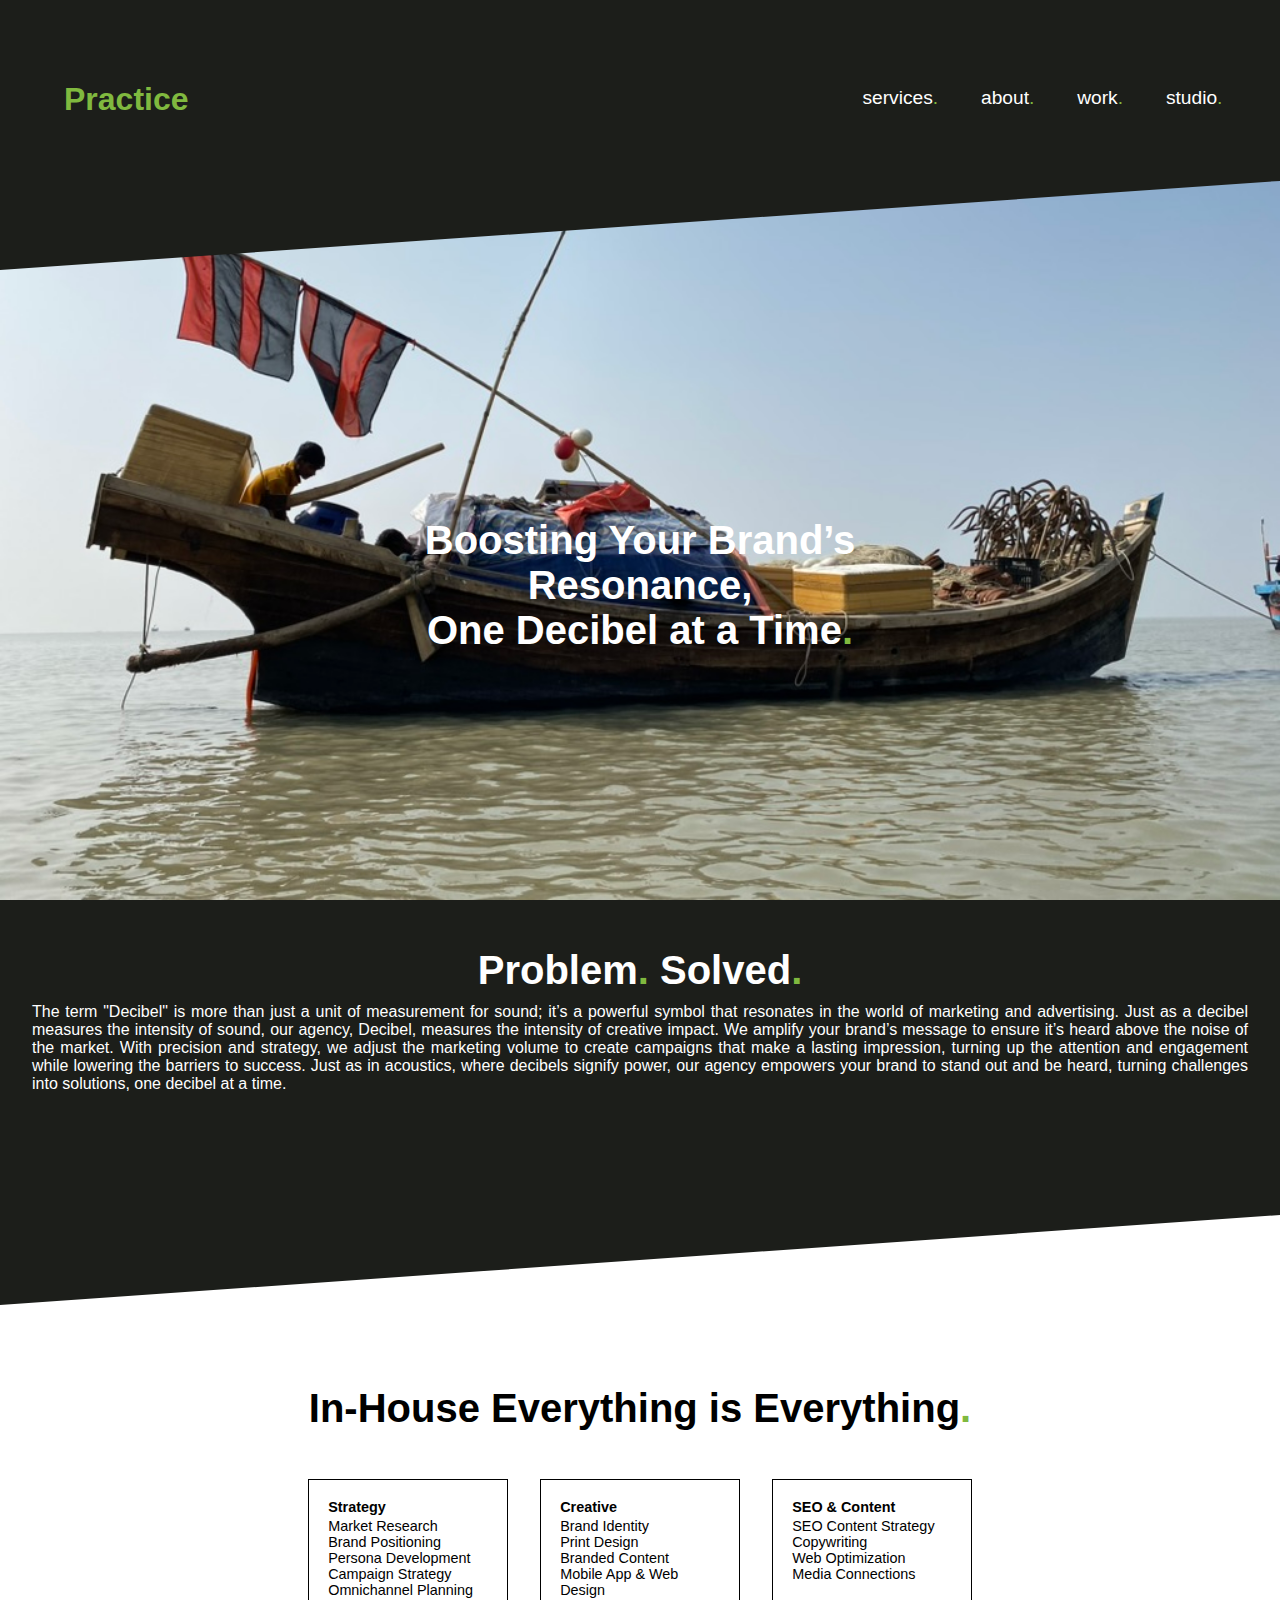
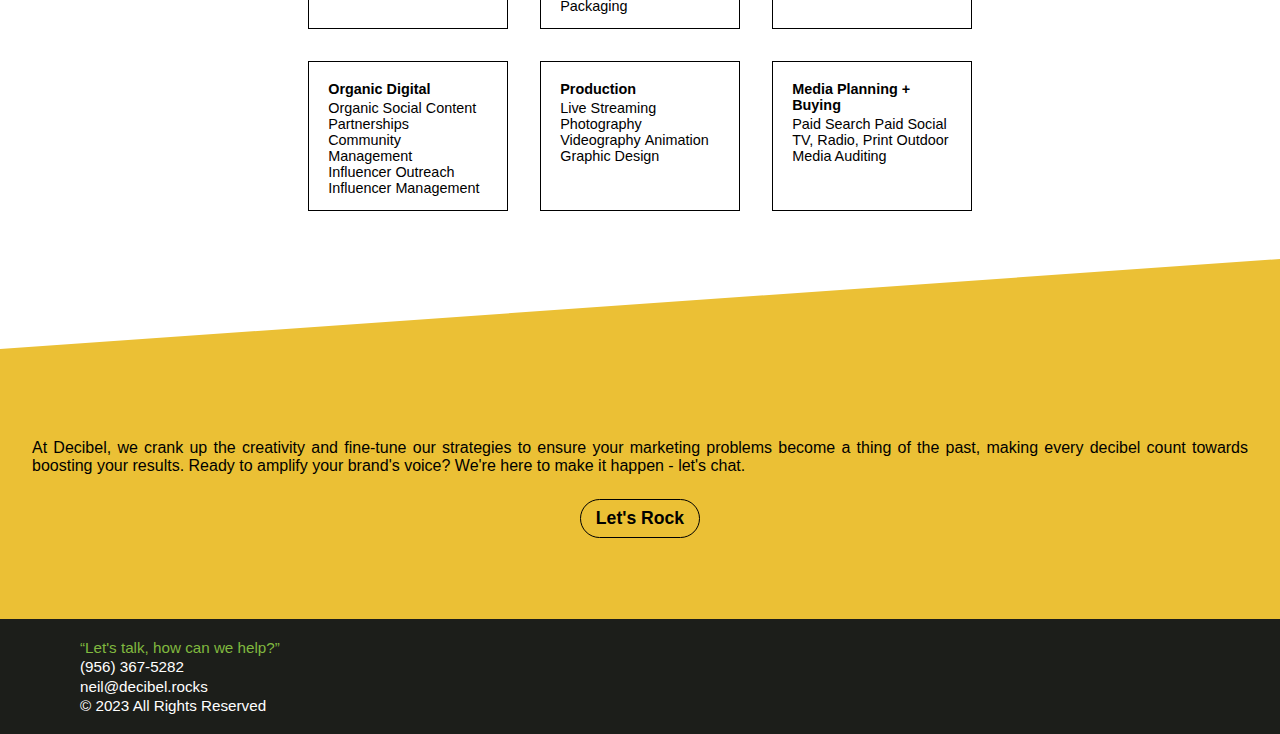
<file: index.html>
<!DOCTYPE html>
<html lang="en">

<head>
    <meta charset="UTF-8">
    <meta name="viewport" content="width=device-width, initial-scale=1.0">
    <link rel="stylesheet" href="https://cdnjs.cloudflare.com/ajax/libs/font-awesome/6.5.1/css/all.min.css"
        integrity="sha512-DTOQO9RWCH3ppGqcWaEA1BIZOC6xxalwEsw9c2QQeAIftl+Vegovlnee1c9QX4TctnWMn13TZye+giMm8e2LwA=="
        crossorigin="anonymous" referrerpolicy="no-referrer" />
    <title>SITE for review dev</title>
    <link rel="stylesheet" href="syle.css">
</head>

<body>
    <div class="navigation">
        <div class="navigation-bar">

            <div class="logo">
                <a href="">
                    <h1>Practice</h1>
                </a>
            </div>
            <ul>
                <li><a href="services.html">services<span>.</span></a></li>
                <li><a href="about.html">about<span>.</span></a></li>
                <li><a href="work.html">work<span>.</span></a></li>
                <li><a href="studio.html">studio<span>.</span></a></li>

            </ul>
            <div id="menu-icon"><i class="fa-solid fa-bars"></i></div>
        </div>
        <h1>Boosting Your Brand’s Resonance, <br>One Decibel at a Time<span>.</span></h1>


    </div>

    <div class="main">
        <div class="main-container">
            <h2>Problem<span>.</span> Solved<span>.</span></h2>
            <p>The term "Decibel" is more than just a unit of measurement for sound; it’s a powerful symbol that
                resonates in
                the world of marketing and advertising. Just as a decibel measures the intensity of sound, our agency,
                Decibel,
                measures the intensity of creative impact. We amplify your brand’s message to ensure it’s heard above
                the noise
                of the market. With precision and strategy, we adjust the marketing volume to create campaigns that make
                a
                lasting impression, turning up the attention and engagement while lowering the barriers to success. Just
                as in
                acoustics, where decibels signify power, our agency empowers your brand to stand out and be heard,
                turning
                challenges into solutions, one decibel at a time.</p>


        </div>
        <div class="slider">


        </div>
        <br>
        <hr>
        <br>
        <h2>In-House Everything is Everything<span>.</span></h2>
        <div class="features">

            <div class="feature">
                <h3>Strategy</h3>
                <ul>
                    <li>Market Research</li>
                    <li>Brand Positioning</li>
                    <li>Persona Development</li>
                    <li>Campaign Strategy</li>
                    <li>Omnichannel Planning</li>
                </ul>
            </div>
            <div class="feature">
                <h3>Creative</h3>
                <ul>
                    <li>Brand Identity</li>
                    <li>Print Design</li>
                    <li>Branded Content</li>
                    <li>Mobile App & Web Design</li>
                    <li>Packaging</li>
                </ul>
            </div>



            <div class="feature">
                <h3>SEO & Content</h3>
                <ul>
                    <li>SEO</li>
                    <li>Content Strategy</li>
                    <li>Copywriting</li>
                    <li>Web Optimization</li>
                    <li>Media Connections</li>
                </ul>
            </div>

            <div class="feature">
                <h3>Organic Digital</h3>
                <ul>
                    <li>Organic Social Content</li>
                    <li>Partnerships</li>
                    <li>Community Management</li>
                    <li>Influencer Outreach</li>
                    <li>Influencer Management</li>
                </ul>
            </div>
            <div class="feature">
                <h3>Production</h3>
                <ul>
                    <li>Live Streaming</li>
                    <li>Photography</li>
                    <li>Videography</li>
                    <li>Animation</li>
                    <li>Graphic Design</li>
                </ul>
            </div>
            <div class="feature">
                <h3>Media Planning + Buying</h3>
                <ul>
                    <li>Paid Search</li>
                    <li>Paid Social</li>
                    <li>TV, Radio, Print</li>
                    <li>Outdoor</li>
                    <li>Media Auditing</li>
                </ul>
            </div>



        </div>
    </div>



    <!-- navigation bar end -->


    <div class="common-div">
        <p>At Decibel, we crank up the creativity and fine-tune our strategies to ensure
            your marketing problems become a thing of the past, making every decibel
            count towards boosting your results. Ready to amplify your brand's voice?
            We're here to make it happen - let's chat.</p>
        <input type="button" value="Let's Rock" class="btn">

    </div>

    <!-- footer start -->

    <div class="footer-container">
        <p>
            <span>“Let's talk, how can we help?”</span><br>
            (956) 367-5282 <br>
            neil@decibel.rocks <br>
            &copy 2023 All Rights Reserved
        </p>

        <div class="social-link">
            <a href=""><i class="fa-brands fa-facebook"></i></a>
            <a href=""><i class="fa-brands fa-instagram"></i></a>
            <a href=""><i class="fa-solid fa-phone-volume"></i></a>
        </div>

    </div>
    <!-- footer end -->
</body>

</html>
</file>
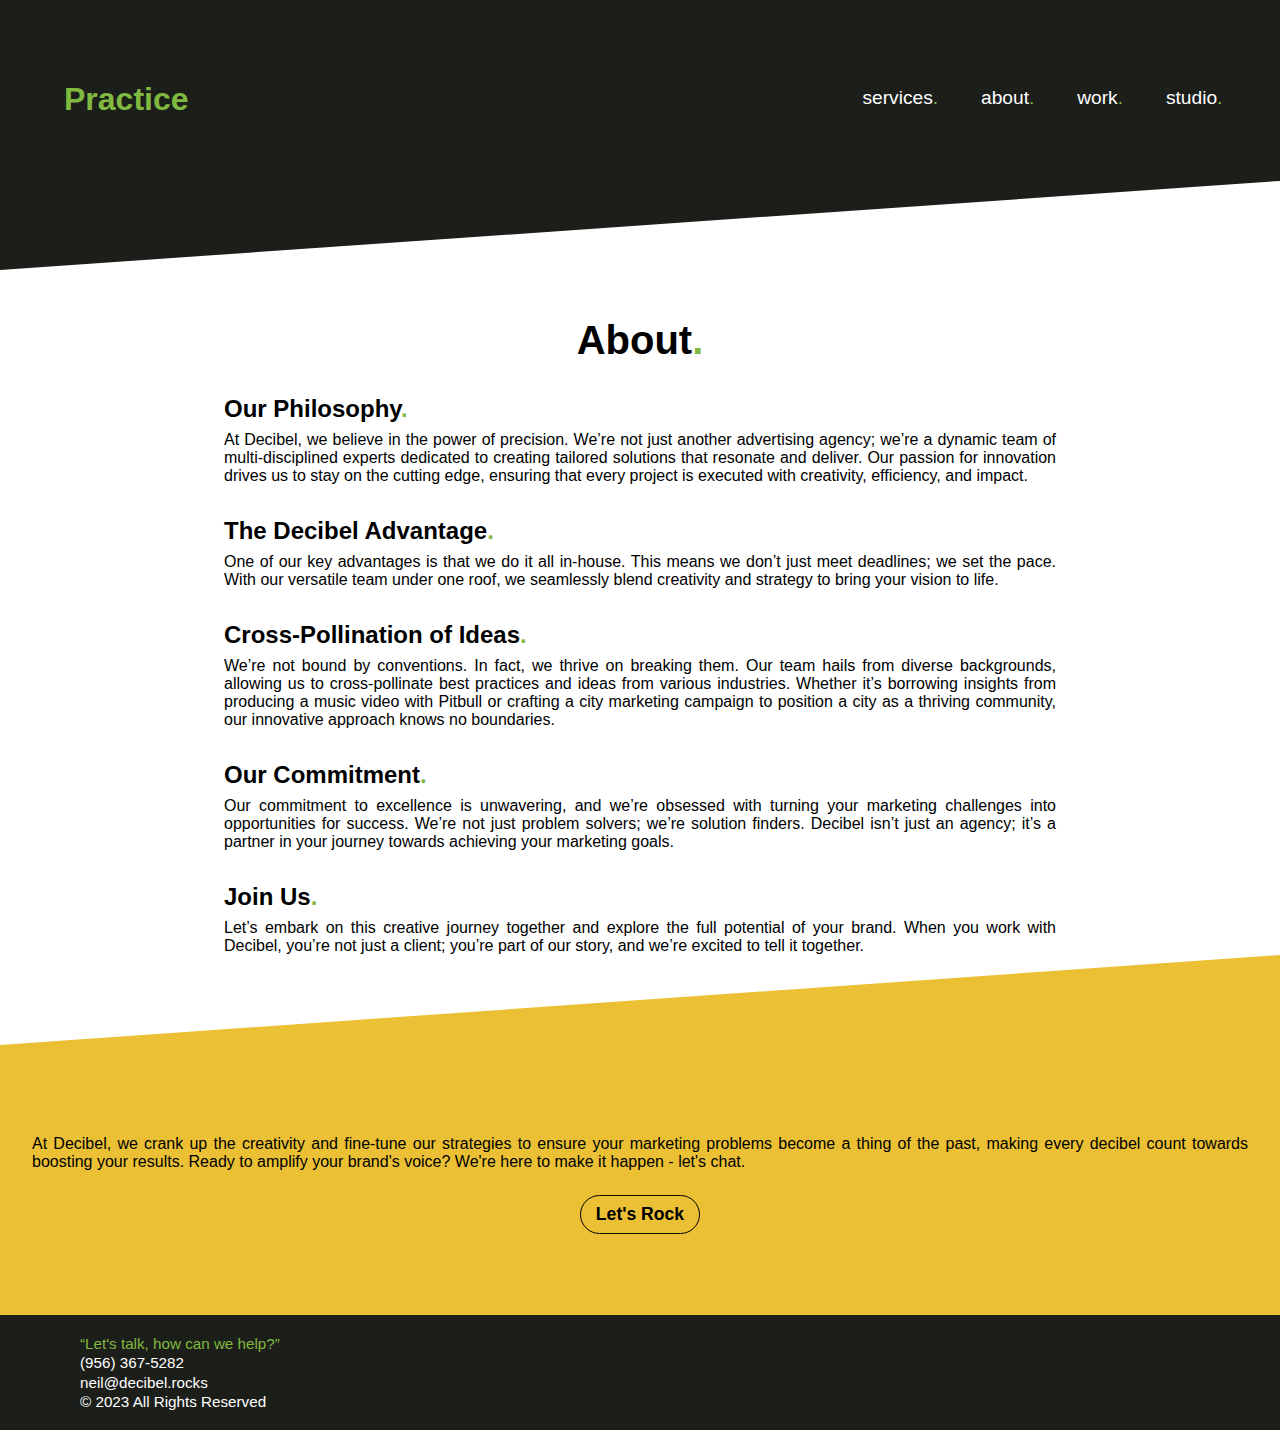
<file: about.html>
<!DOCTYPE html>
<html lang="en">

<head>
    <meta charset="UTF-8">
    <meta name="viewport" content="width=device-width, initial-scale=1.0">
    <link rel="stylesheet" href="https://cdnjs.cloudflare.com/ajax/libs/font-awesome/6.5.1/css/all.min.css"
        integrity="sha512-DTOQO9RWCH3ppGqcWaEA1BIZOC6xxalwEsw9c2QQeAIftl+Vegovlnee1c9QX4TctnWMn13TZye+giMm8e2LwA=="
        crossorigin="anonymous" referrerpolicy="no-referrer" />
    <title>SITE for review dev</title>
    <link rel="stylesheet" href="syle.css">
</head>

<body>
    <!-- navigation bar start -->
    <div class="navigation-bar">

        <div class="logo">
            <a href="index.html">
                <h1>Practice</h1>
            </a>
        </div>
        <ul>
            <li><a href="services.html">services<span>.</span></a></li>
            <li><a href="about.html">about<span>.</span></a></li>
            <li><a href="work.html">work<span>.</span></a></li>
            <li><a href="studio.html">studio<span>.</span></a></li>

        </ul>
        <div id="menu-icon"><i class="fa-solid fa-bars"></i></div>
    </div>


    <!-- navigation bar end -->
    <!-- about start -->

    <div class="about">
        <h1>About<span>.</span></h1>

        <div class="about-card">
            <h2 class="card-heading">Our Philosophy<span>.</span></h2>

            <p class="card-paragraph">At Decibel, we believe in the power of precision. We’re not just another
                advertising
                agency; we’re a dynamic team of multi-disciplined experts dedicated to creating
                tailored solutions that resonate and deliver. Our passion for innovation drives us to
                stay on the cutting edge, ensuring that every project is executed with creativity,
                efficiency, and impact.</p>
        </div>
        <div class="about-card">
            <h2 class="card-heading">The Decibel Advantage<span>.</span></h2>

            <p class="card-paragraph">

                One of our key advantages is that we do it all in-house. This means we don’t just
                meet deadlines; we set the pace. With our versatile team under one roof, we
                seamlessly blend creativity and strategy to bring your vision to life.
            </p>
        </div>
        <div class="about-card">
            <h2 class="card-heading">Cross-Pollination of Ideas<span>.</span></h2>

            <p class="card-paragraph">

                We’re not bound by conventions. In fact, we thrive on breaking them. Our team
                hails from diverse backgrounds, allowing us to cross-pollinate best practices and
                ideas from various industries. Whether it’s borrowing insights from producing a
                music video with Pitbull or crafting a city marketing campaign to position a city as
                a thriving community, our innovative approach knows no boundaries.
            </p>
        </div>
        <div class="about-card">
            <h2 class="card-heading">Our Commitment<span>.</span></h2>

            <p class="card-paragraph">

                Our commitment to excellence is unwavering, and we’re obsessed with turning
                your marketing challenges into opportunities for success. We’re not just problem
                solvers; we’re solution finders. Decibel isn’t just an agency; it’s a partner in your
                journey towards achieving your marketing goals.
            </p>
        </div>
        <div class="about-card">
            <h2 class="card-heading">Join Us<span>.</span></h2>

            <p class="card-paragraph">

                Let’s embark on this creative journey together and explore the full potential of
                your brand. When you work with Decibel, you’re not just a client; you’re part of our
                story, and we’re excited to tell it together.
            </p>
        </div>

    </div>

    <!-- about end -->


    <div class="common-div">
        <p>At Decibel, we crank up the creativity and fine-tune our strategies to ensure
            your marketing problems become a thing of the past, making every decibel
            count towards boosting your results. Ready to amplify your brand's voice?
            We're here to make it happen - let's chat.</p>
        <input type="button" value="Let's Rock" class="btn">

    </div>


    <!-- footer start -->
    <div class="footer-container">
        <p>
            <span>“Let's talk, how can we help?”</span><br>
            (956) 367-5282 <br>
            neil@decibel.rocks <br>
            &copy 2023 All Rights Reserved
        </p>

        <div class="social-link">
            <a href=""><i class="fa-brands fa-facebook"></i></a>
            <a href=""><i class="fa-brands fa-instagram"></i></a>
            <a href=""><i class="fa-solid fa-phone-volume"></i></a>
        </div>

    </div>
    <!-- footer end -->



</body>

</html>
</file>
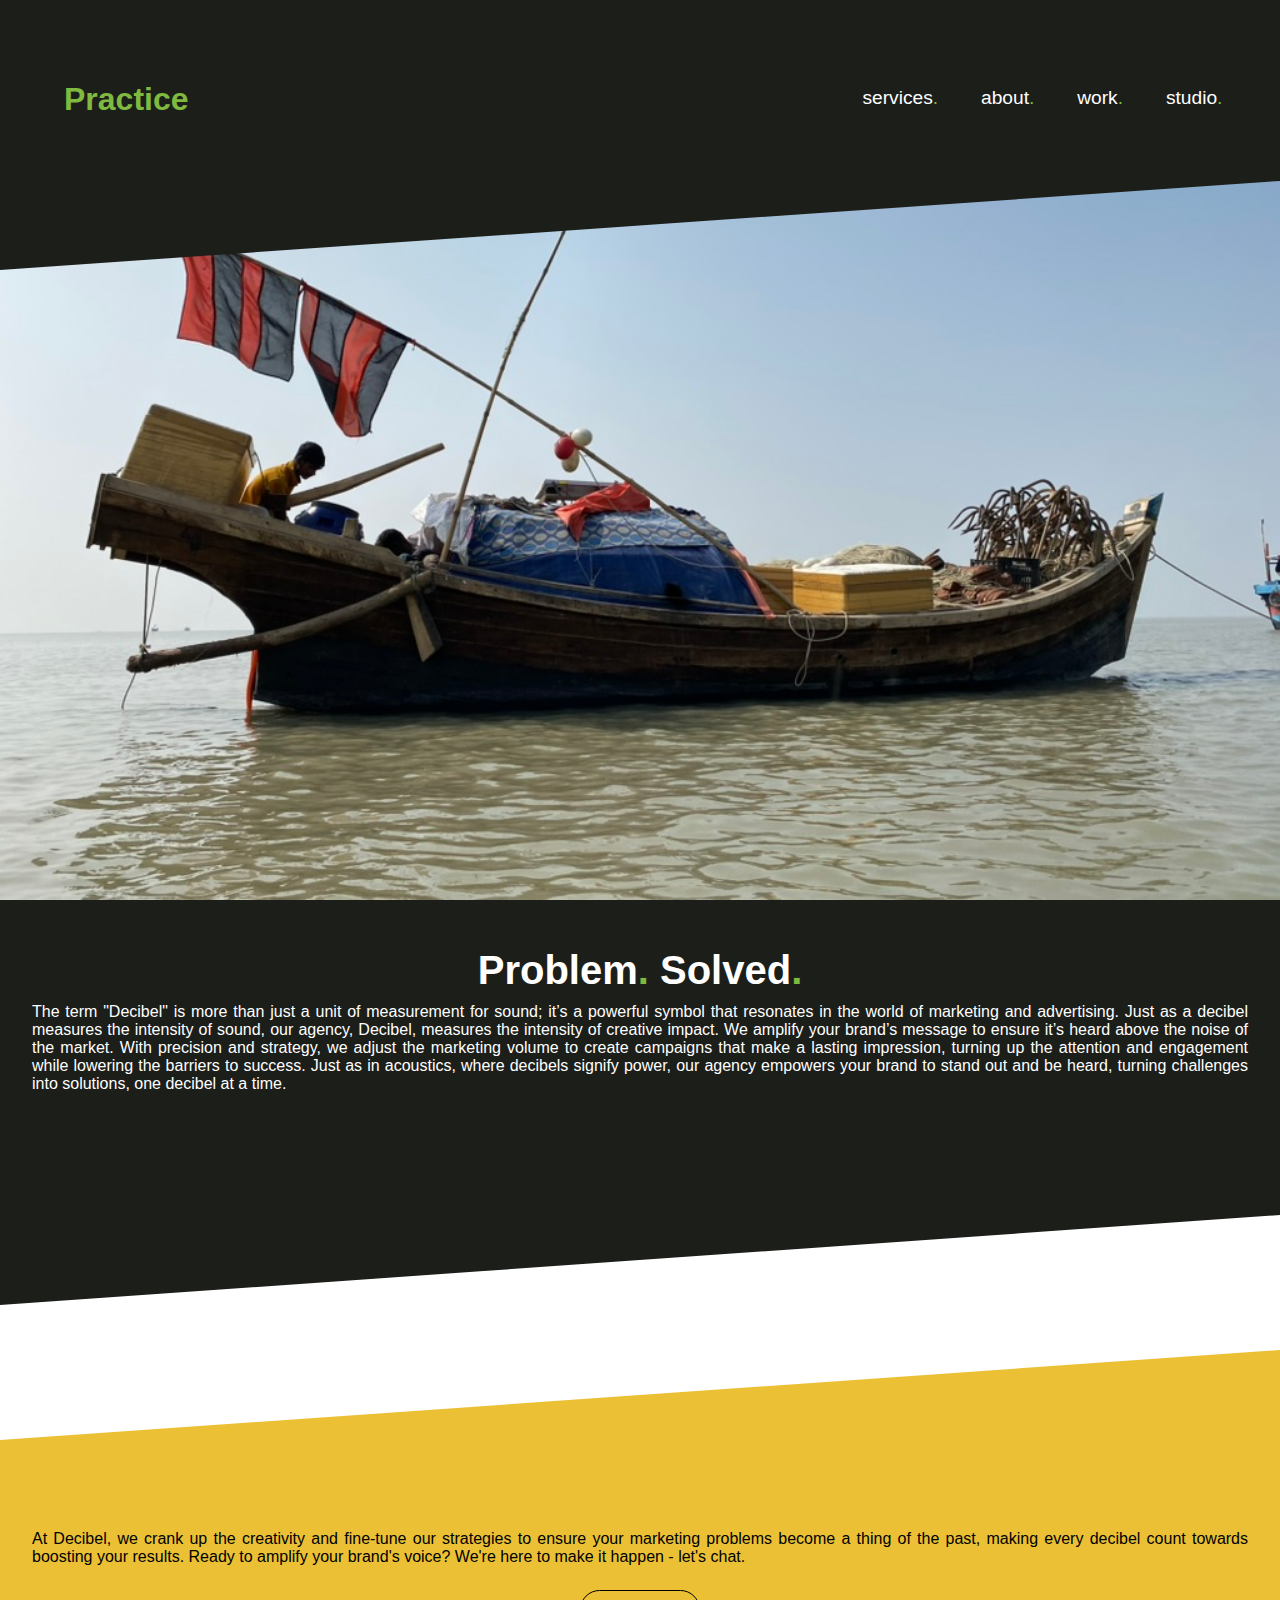
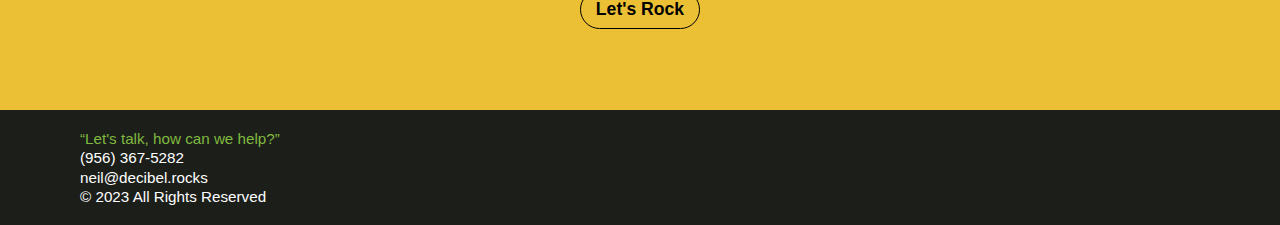
<file: services.html>
<!DOCTYPE html>
<html lang="en">

<head>
    <meta charset="UTF-8">
    <meta name="viewport" content="width=device-width, initial-scale=1.0">
    <link rel="stylesheet" href="https://cdnjs.cloudflare.com/ajax/libs/font-awesome/6.5.1/css/all.min.css"
        integrity="sha512-DTOQO9RWCH3ppGqcWaEA1BIZOC6xxalwEsw9c2QQeAIftl+Vegovlnee1c9QX4TctnWMn13TZye+giMm8e2LwA=="
        crossorigin="anonymous" referrerpolicy="no-referrer" />
    <title>SITE for review dev</title>
    <link rel="stylesheet" href="syle.css">
</head>

<body>
    <div class="navigation">
        <div class="navigation-bar">

            <div class="logo">
                <a href="">
                    <h1>Practice</h1>
                </a>
            </div>
            <ul>
                <li><a href="services.html">services<span>.</span></a></li>
                <li><a href="about.html">about<span>.</span></a></li>
                <li><a href="work.html">work<span>.</span></a></li>
                <li><a href="studio.html">studio<span>.</span></a></li>

            </ul>
            <div id="menu-icon"><i class="fa-solid fa-bars"></i></div>
        </div>



    </div>

    <div class="main">
        <div class="main-container">
            <h2>Problem<span>.</span> Solved<span>.</span></h2>
            <p>The term "Decibel" is more than just a unit of measurement for sound; it’s a powerful symbol that
                resonates in
                the world of marketing and advertising. Just as a decibel measures the intensity of sound, our agency,
                Decibel,
                measures the intensity of creative impact. We amplify your brand’s message to ensure it’s heard above
                the noise
                of the market. With precision and strategy, we adjust the marketing volume to create campaigns that make
                a
                lasting impression, turning up the attention and engagement while lowering the barriers to success. Just
                as in
                acoustics, where decibels signify power, our agency empowers your brand to stand out and be heard,
                turning
                challenges into solutions, one decibel at a time.</p>


        </div>
    </div>



    <!-- navigation bar end -->


    <div class="common-div">
        <p>At Decibel, we crank up the creativity and fine-tune our strategies to ensure
            your marketing problems become a thing of the past, making every decibel
            count towards boosting your results. Ready to amplify your brand's voice?
            We're here to make it happen - let's chat.</p>
        <input type="button" value="Let's Rock" class="btn">

    </div>

    <!-- footer start -->

    <div class="footer-container">
        <p>
            <span>“Let's talk, how can we help?”</span><br>
            (956) 367-5282 <br>
            neil@decibel.rocks <br>
            &copy 2023 All Rights Reserved
        </p>

        <div class="social-link">
            <a href=""><i class="fa-brands fa-facebook"></i></a>
            <a href=""><i class="fa-brands fa-instagram"></i></a>
            <a href=""><i class="fa-solid fa-phone-volume"></i></a>
        </div>

    </div>
    <!-- footer end -->
</body>

</html>
</file>
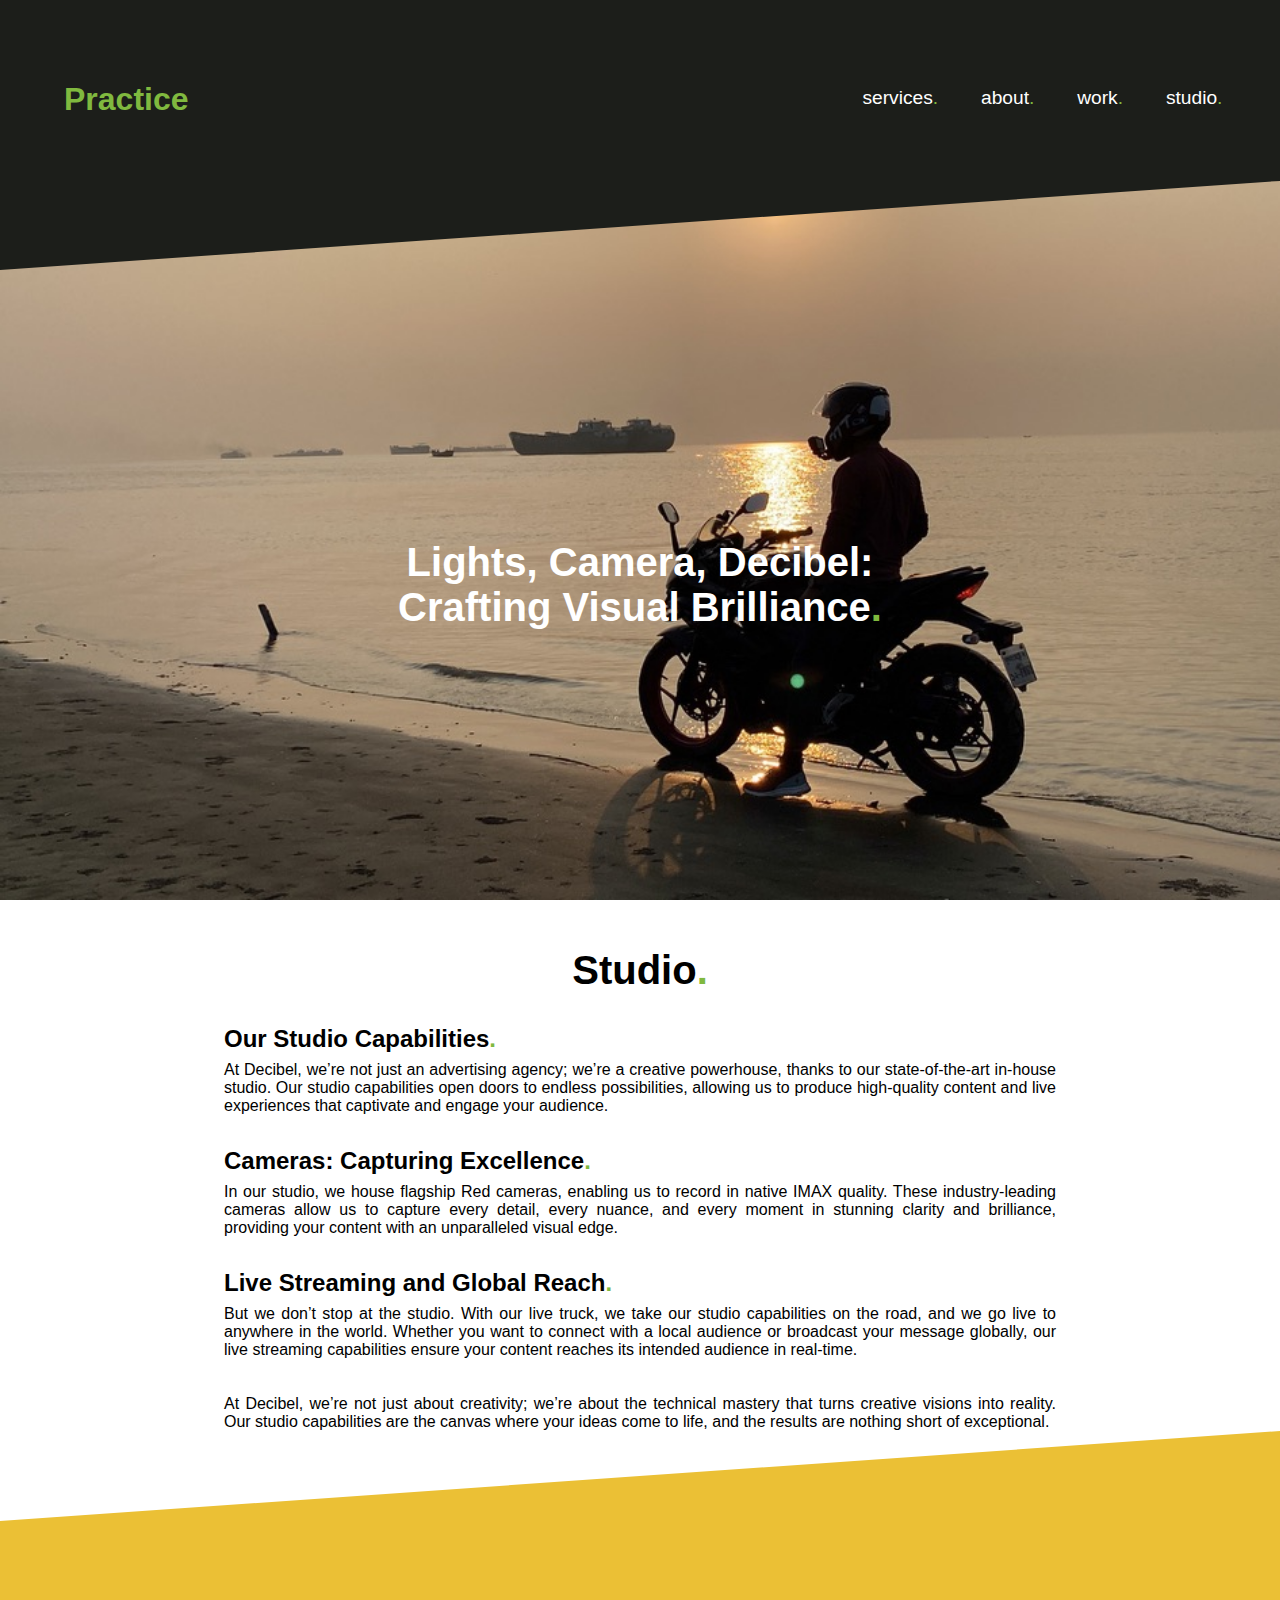
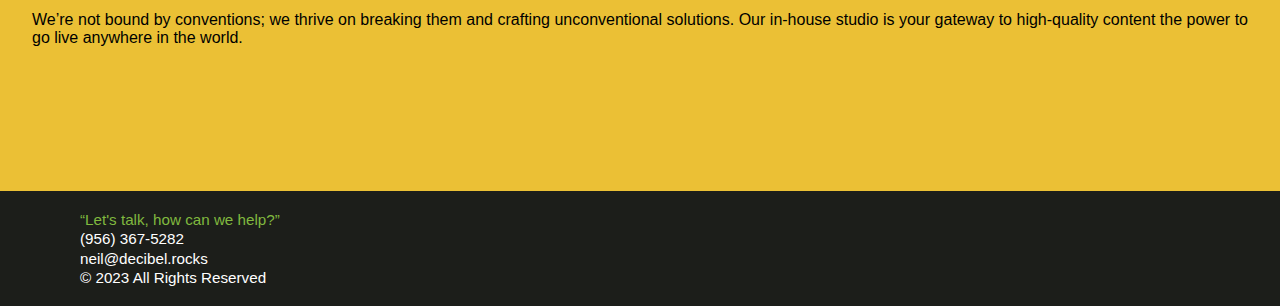
<file: studio.html>
<!DOCTYPE html>
<html lang="en">

<head>
    <meta charset="UTF-8">
    <meta name="viewport" content="width=device-width, initial-scale=1.0">
    <link rel="stylesheet" href="https://cdnjs.cloudflare.com/ajax/libs/font-awesome/6.5.1/css/all.min.css"
        integrity="sha512-DTOQO9RWCH3ppGqcWaEA1BIZOC6xxalwEsw9c2QQeAIftl+Vegovlnee1c9QX4TctnWMn13TZye+giMm8e2LwA=="
        crossorigin="anonymous" referrerpolicy="no-referrer" />
    <title>SITE for review dev</title>
    <link rel="stylesheet" href="syle.css">
</head>

<body>
    <div class="navigation-studio">
        <div class="navigation-bar">

            <div class="logo">
                <a href="">
                    <h1>Practice</h1>
                </a>
            </div>
            <ul>
                <li><a href="services.html">services<span>.</span></a></li>
                <li><a href="about.html">about<span>.</span></a></li>
                <li><a href="work.html">work<span>.</span></a></li>
                <li><a href="studio.html">studio<span>.</span></a></li>

            </ul>
            <div id="menu-icon"><i class="fa-solid fa-bars"></i></div>
        </div>
        <h1>Lights, Camera, Decibel: <br>
            Crafting Visual Brilliance<span>.</span></h1>

    </div>

    <div class="studio">
        <h1>Studio<span>.</span></h1>
        <div class="studio-card">
            <h2 class="card-heading">
                Our Studio Capabilities<span>.</span></h2>

            <p class="card-paragraph">
                At Decibel, we’re not just an advertising agency; we’re a creative powerhouse,
                thanks to our state-of-the-art in-house studio. Our studio capabilities open doors
                to endless possibilities, allowing us to produce high-quality content and live
                experiences that captivate and engage your audience.
            </p>
        </div>

        <div class="studio-card">
            <h2 class="card-heading">Cameras: Capturing Excellence<span>.</span></h2>

            <p class="card-paragraph">
                In our studio, we house flagship Red cameras, enabling us to record in native IMAX
                quality. These industry-leading cameras allow us to capture every detail, every
                nuance, and every moment in stunning clarity and brilliance, providing your
                content with an unparalleled visual edge.
            </p>
        </div>
        <div class="studio-card">
            <h2 class="card-heading">
                Live Streaming and Global Reach<span>.</span></h2>

            <p class="card-paragraph">
                But we don’t stop at the studio. With our live truck, we take our studio capabilities
                on the road, and we go live to anywhere in the world. Whether you want to
                connect with a local audience or broadcast your message globally, our live
                streaming capabilities ensure your content reaches its intended audience in
                real-time. <br> <br> <br>
                At Decibel, we’re not just about creativity; we’re about the technical mastery that
                turns creative visions into reality. Our studio capabilities are the canvas where your
                ideas come to life, and the results are nothing short of exceptional.
            </p>
        </div>
    </div>



    <!-- navigation bar end -->


    <div class="common-div">
        <p>We’re not bound by conventions; we thrive on breaking them and crafting
            unconventional solutions. Our in-house studio is your gateway to
            high-quality content the power to go live anywhere in the world.</p>
    </div>

    <!-- footer start -->

    <div class="footer-container">
        <p>
            <span>“Let's talk, how can we help?”</span><br>
            (956) 367-5282 <br>
            neil@decibel.rocks <br>
            &copy 2023 All Rights Reserved
        </p>

        <div class="social-link">
            <a href=""><i class="fa-brands fa-facebook"></i></a>
            <a href=""><i class="fa-brands fa-instagram"></i></a>
            <a href=""><i class="fa-solid fa-phone-volume"></i></a>
        </div>

    </div>
    <!-- footer end -->
</body>

</html>
</file>
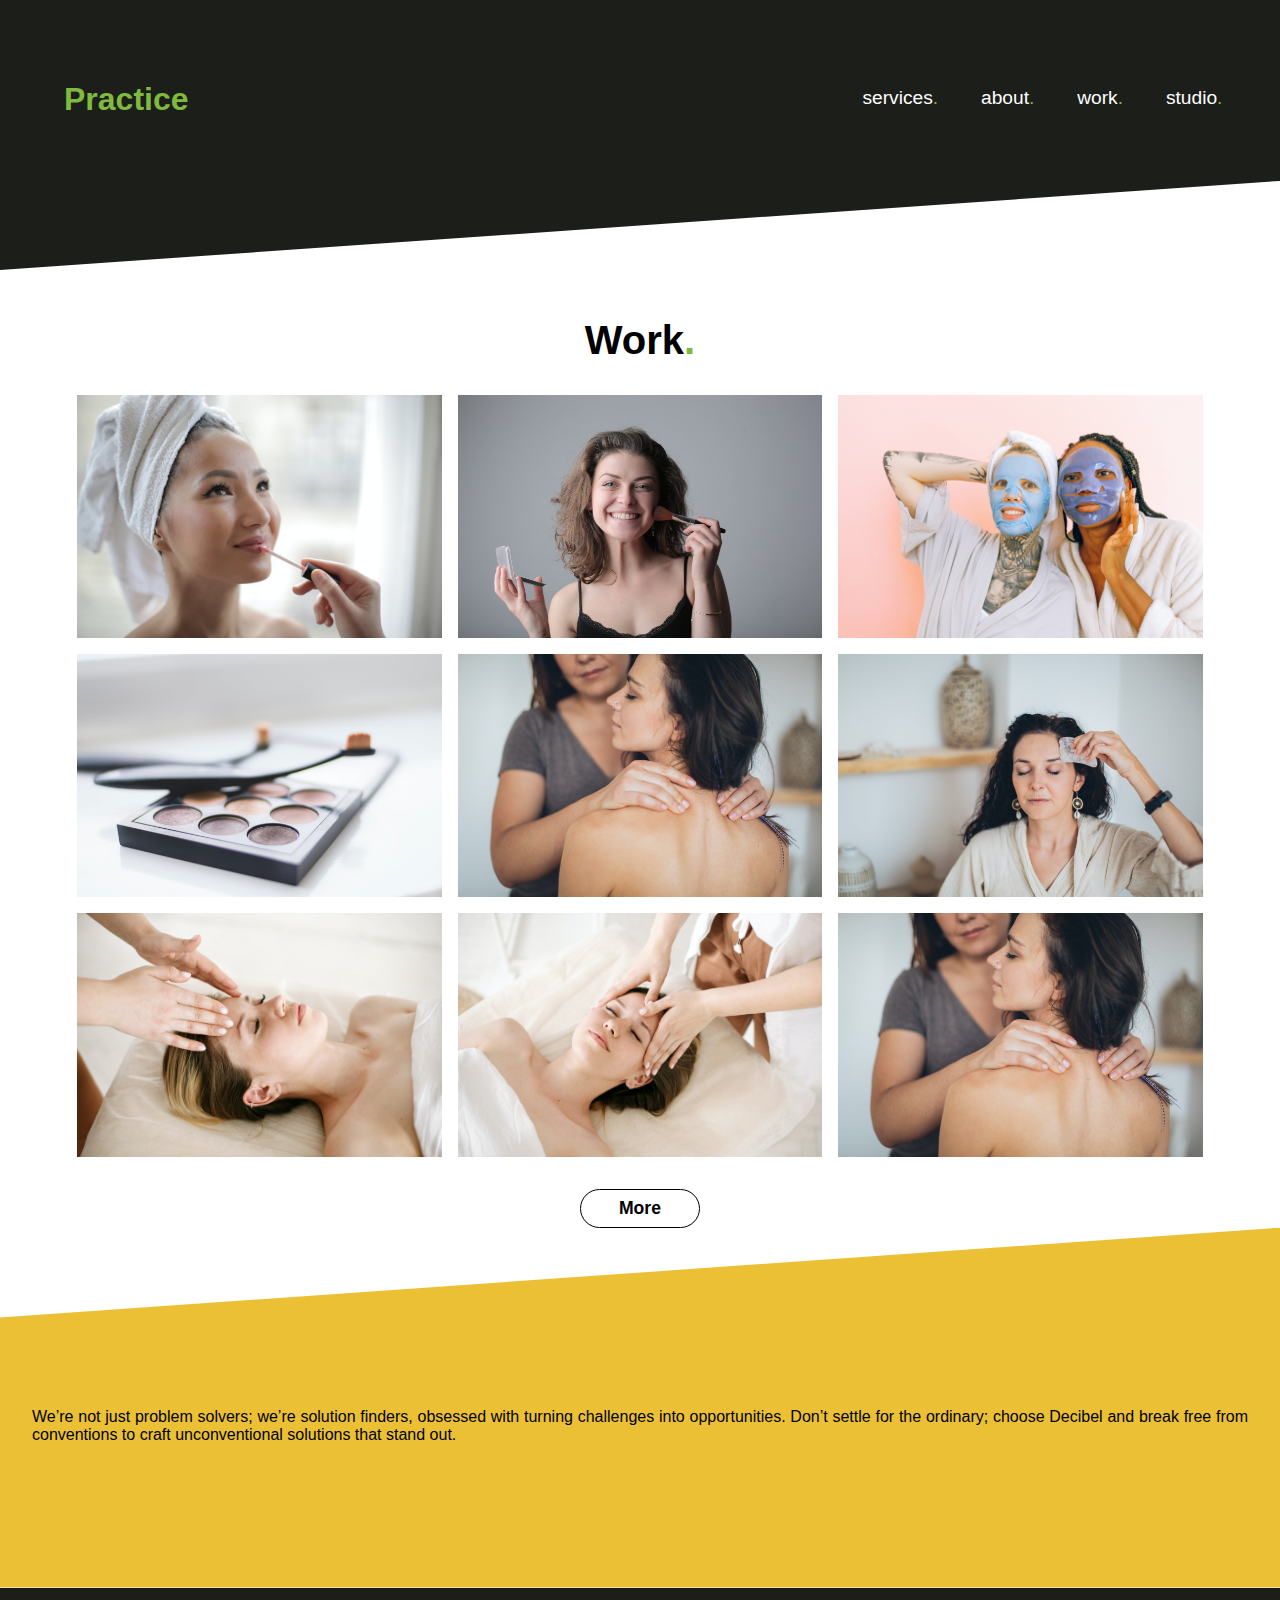
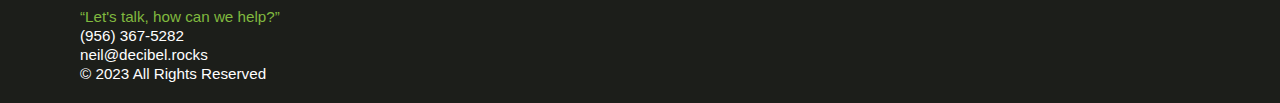
<file: work.html>
<!DOCTYPE html>
<html lang="en">

<head>
    <meta charset="UTF-8">
    <meta name="viewport" content="width=device-width, initial-scale=1.0">
    <link rel="stylesheet" href="https://cdnjs.cloudflare.com/ajax/libs/font-awesome/6.5.1/css/all.min.css"
        integrity="sha512-DTOQO9RWCH3ppGqcWaEA1BIZOC6xxalwEsw9c2QQeAIftl+Vegovlnee1c9QX4TctnWMn13TZye+giMm8e2LwA=="
        crossorigin="anonymous" referrerpolicy="no-referrer" />
    <title>SITE for review dev</title>
    <link rel="stylesheet" href="syle.css">
</head>

<body>

    <div class="navigation-bar">

        <div class="logo">
            <a href="">
                <h1>Practice</h1>
            </a>
        </div>
        <ul>
            <li><a href="services.html">services<span>.</span></a></li>
            <li><a href="about.html">about<span>.</span></a></li>
            <li><a href="work.html">work<span>.</span></a></li>
            <li><a href="studio.html">studio<span>.</span></a></li>

        </ul>
        <div id="menu-icon"><i class="fa-solid fa-bars"></i></div>
    </div>


    <!-- navigation bar end -->

    <!-- work start -->
    <div class="work">
        <h1>Work<span>.</span></h1>
        <div class="work-container">
            <img src="images/work/1File .jpg" alt="">
            <img src="images/work/2File .jpg" alt="">
            <img src="images/work/3File .jpg" alt="">
            <img src="images/work/4File .jpg" alt="">
            <img src="images/work/5File .jpg" alt="">
            <img src="images/work/6File .jpg" alt="">
            <img src="images/work/7File .jpg" alt="">
            <img src="images/work/8File .jpg" alt="">
            <img src="images/work/5File .jpg" alt="">

        </div>
        <input type="button" value="More" class="btn">

    </div>

    <!-- work end -->



    <div class="common-div">
        <p>We’re not just problem solvers; we’re solution finders, obsessed with turning
            challenges into opportunities. Don’t settle for the ordinary; choose Decibel and
            break free from conventions to craft unconventional solutions that stand out.</p>


    </div>


    <!-- footer start -->
    <div class="footer-container">
        <p>
            <span>“Let's talk, how can we help?”</span><br>
            (956) 367-5282 <br>
            neil@decibel.rocks <br>
            &copy 2023 All Rights Reserved
        </p>

        <div class="social-link">
            <a href=""><i class="fa-brands fa-facebook"></i></a>
            <a href=""><i class="fa-brands fa-instagram"></i></a>
            <a href=""><i class="fa-solid fa-phone-volume"></i></a>
        </div>

    </div>
    <!-- footer end -->



</body>

</html>
</file>
<file: syle.css>
* {
    margin: 0;
    padding: 0;
    box-sizing: border-box;
    outline: none;
    border: none;
    text-decoration: none;
    font-family: sans-serif;
    list-style: none;
}

/* reset code  */

/* variable */
:root {
    --primary-color: rgb(128 185 63);
    --transition: 0.3s;
}

/* variable */

body {
    width: 100%;
}

span {
    color: var(--primary-color);
}

#menu-icon {
    display: none;
}

.navigation {
    width: 100%;
    height: 100vh;
    background-image: url(images/background.jpeg);
    background-repeat: no-repeat;
    background-size: cover;
    background-attachment: fixed;
    position: relative;
}

.navigation>h1,
.navigation-studio>h1 {
    color: white;
    position: absolute;
    top: 65%;
    left: 50%;
    transform: translate(-50%, -50%);
    text-align: center;
    font-size: 2.5em;


}

.navigation-bar {
    width: 100%;
    background-color: #1C1E1A;
    height: 30vh;
    clip-path: polygon(0 0, 100% 0, 100% 67%, 0 100%);
    position: relative;
}

.logo {
    position: absolute;
    content: '';
    top: 30%;
    left: 5%;
}

.logo h1 {
    color: var(--primary-color);
}

.navigation-bar ul {
    position: absolute;
    content: '';
    top: 25%;
    right: 3%;
}

.navigation-bar ul li {
    display: inline-block;
    padding: 1.2rem;
}

.navigation-bar ul li a {
    color: white;
    font-size: 1.2rem;
    position: relative;
    transition: var(--transition);

}

.navigation-bar ul li a span {
    font-size: 1.2rem;
}

.navigation-bar ul li a::after {
    position: absolute;
    content: '';

    width: 0;
    height: 2px;
    background-color: red;
    top: 25px;
    left: 0;
    transition: var(--transition);
}

.navigation-bar ul li a:hover:after {
    width: 100%;
}

/* Navigation bar end */

/* main start */
.main {
    display: flex;
    flex-direction: column;
    align-items: center;
}

.main-container {
    width: 100%;
    height: 50vh;
    background-color: #1c1e1a;
    clip-path: polygon(0 0, 100% 0, 100% 70%, 0 90%);
    color: white;
    padding: 3rem 2rem;
    display: flex;
    flex-direction: column;
    gap: 10px;
}

.main h2 {
    font-size: 2.5em;
    text-align: center;
}

.main-container p {
    text-align: justify;
}

.slider {}

hr {
    color: #1c1e1a;
}

.features {
    width: 60%;
    display: flex;
    flex-direction: row;
    flex-wrap: wrap;
    padding: 3rem;
    justify-content: center;
    align-items: center;
    gap: 2rem;
}

.feature {
    padding: 1.2rem;
    border: 1px solid black;
    width: 200px;
    height: 150px;
    font-weight: lighter;
    font-size: 0.9rem;
}

.feature h3 {
    font-size: 0.9rem;
    padding-bottom: 0.15rem;
}

.feature ul li {
    display: inline-block;

}

/* main-end */

.common-div {
    padding: 20vh 2rem 0 2rem;
    background-color: #ebc035;
    width: 100%;
    height: 40vh;
    clip-path: polygon(0 10vh, 100% 0, 100% 40vh, 0 40vh);
    position: relative;
    display: flex;
    flex-direction: column;
    align-items: center;
    text-align: justify;
    gap: 1.5rem;
}

.btn {
    font-size: 1.1rem;
    font-weight: bolder;
    border: 1px solid black;
    border-radius: 50px;
    padding: 8px 10px;
    width: 120px;
    cursor: pointer;
    background-color: transparent;
}

/* footer start */

.footer-container {
    width: 100%;
    background-color: #1c1e1a;
    padding: 1.2rem 5rem;
    display: flex;
    justify-content: space-between;
    align-items: center;
    overflow: scroll;

}

.footer-container p {
    color: white;
    font-size: 1.8rex;
    line-height: 1.2rem;
    display: inline-block;
}

.social-link {
    display: flex;
    flex-direction: row;
    gap: 2rem;
}

.social-link a i {
    font-size: 2.4rem;
    color: var(--primary-color);
    transition: var(--transition);
}

.social-link a i:hover {
    color: var(--primary-color);
    transform: scale(1.2);
}

/* footer end */
/* Common style end*/

/* about start */
.about,
.work,
.studio {
    margin-top: 3em;
    width: 100%;
    display: flex;
    flex-direction: column;
    align-items: center;
    gap: 2em;
}

.about>h1,
.work>h1,
.studio>h1 {
    font-size: 2.5rem;
}

.about-card,
.studio-card {
    width: 65%;
    display: flex;
    flex-direction: column;
    gap: 0.5em;
    text-align: justify;

}

/* about end */
/* work start */

.work-container {
    width: 95%;
    display: flex;
    flex-direction: row;
    flex-wrap: wrap;
    justify-content: center;
    gap: 1em;
}

.work-container img {
    width: 30%;

}

/* work end */

/* studio start */

.navigation-studio {
    width: 100%;
    height: 100vh;
    background-image: url(images/nav-std-back.jpeg);
    background-repeat: no-repeat;
    background-size: cover;
    background-attachment: fixed;
    position: relative;
}



/* studio end */

/* Media Screen */

@media screen and (max-width: 800px) {

    .navigation-bar {
        display: flex;
        flex-direction: column;
        justify-content: center;
        position: relative;
    }

    .navigation-bar ul {
        display: none;
    }

    #menu-icon {
        display: block;
        color: var(--primary-color);
        font-size: 2.3em;
        position: absolute;
        content: '';
        top: 2rem;
        right: 2rem;
        cursor: pointer;
    }

    .common-div {
        padding: 15vh 2rem 0 2rem;
    }

    .footer-container {
        display: flex;
        flex-direction: column;
        justify-content: center;
        align-items: center;
        gap: 20px;

    }

    .main-container {
        height: 65vh;
        clip-path: polygon(0 0, 100% 0, 100% 55vh, 0 100%);
    }


    .footer-container p {
        display: block;
    }

    /* about start */
    /* about end */

    /* work start */

    .work-container {
        width: 95%;
        display: flex;
        flex-direction: row;
        flex-wrap: wrap;
        justify-content: center;
        gap: 2em;

    }

    .work-container img {
        width: 40%;
    }

    .features {
        flex-direction: column;
    }
}

/* Media Screen End*/
</file>
